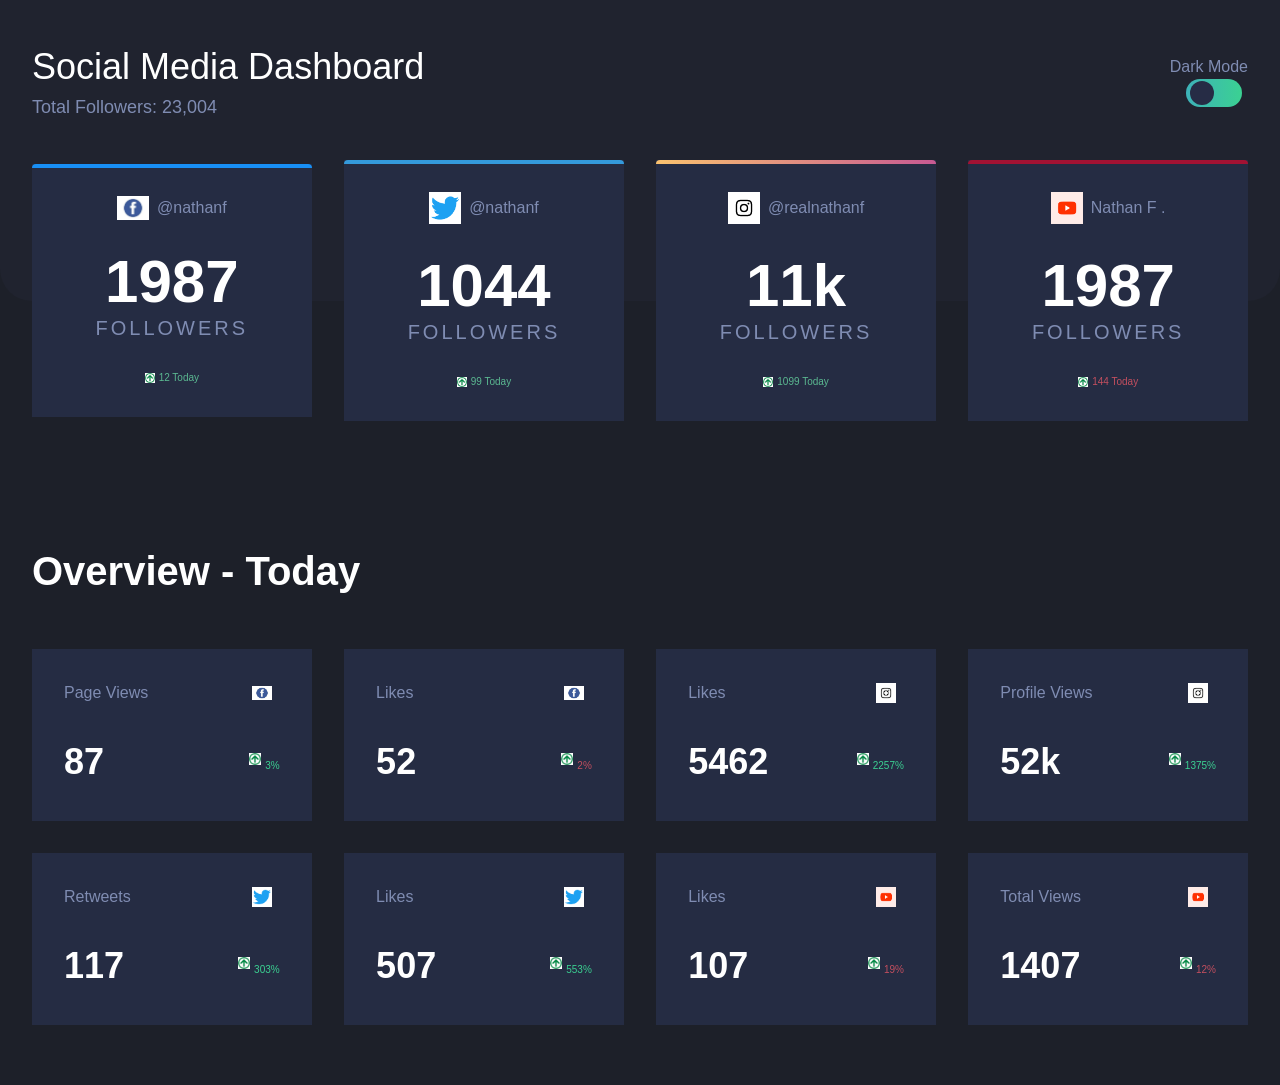
<file: block-BHaabv/index.html>
<!DOCTYPE html>
<html lang="en">
  <head>
    <meta charset="UTF-8" />
    <meta name="viewport" content="width=device-width, initial-scale=1.0" />
    <title>Assignment Level 2 | Background and Gradients</title>
    <link rel="stylesheet" href="assets/stylesheet/style.css" />
  </head>
  <body>
    <header class="header">
      <div class="container flex">
        <div>
          <h1>Social Media Dashboard</h1>
          <h4>Total Followers: 23,004</h4>
        </div>
        <div class="btn-container">
          <span>Dark Mode</span>
          <div class="btn flex">
            <div class="circle"></div>
          </div>
        </div>
      </div>
    </header>
    <main class="main">
      <section class="card-container">
        <div class="container flex">
          <div class="card card-fb">
            <div class="border-top"></div>
            <header class="flex center">
              <img src="assets/media/facebook.jpg" alt="facebook icon" />
              <p>@nathanf</p>
            </header>

            <div class="card-body">
              <h2>1987</h2>
              <p>Followers</p>
            </div>
            <footer class="card-footer flex center">
              <img src="assets/media/arrow-up.png" alt="arrow up icon" />
              <span>12 Today</span>
            </footer>
          </div>
          <div class="card card-twitter">
            <div class="border-top"></div>
            <header class="flex center">
              <img src="assets/media/twitter.png" alt="twitter icon" />
              <p>@nathanf</p>
            </header>

            <div class="card-body">
              <h2>1044</h2>
              <p>Followers</p>
            </div>
            <footer class="card-footer flex center">
              <img src="assets/media/arrow-up.png" alt="arrow up icon" />
              <span>99 Today</span>
            </footer>
          </div>
          <div class="card card-insta">
            <div class="border-top"></div>
            <header class="flex center">
              <img src="assets/media/instagram.png" alt="Instagram icon" />
              <p>@realnathanf</p>
            </header>

            <div class="card-body">
              <h2>11k</h2>
              <p>Followers</p>
            </div>
            <footer class="card-footer flex center">
              <img src="assets/media/arrow-up.png" alt="arrow up icon" />
              <span>1099 Today</span>
            </footer>
          </div>
          <div class="card card-youtube">
            <div class="border-top"></div>
            <header class="flex center">
              <img src="assets/media/youtube.png" alt="youtubeicon" />
              <p>Nathan F .</p>
            </header>

            <div class="card-body">
              <h2>1987</h2>
              <p>Followers</p>
            </div>
            <footer class="card-footer flex center">
              <img src="assets/media/arrow-up.png" alt="arrow up icon" />
              <span class="down">144 Today</span>
            </footer>
          </div>
        </div>
      </section>
      <section class="overview card-container">
        <div class="container">
          <h2>Overview - Today</h2>
          <div class="flex wrap">
            <div class="card overview-card">
              <header class="card-header flex">
                <h4>Page Views</h4>
                <img src="assets/media/facebook.jpg" alt="" />
              </header>
              <div class="flex">
                <h3>87</h3>
                <div>
                  <img
                    class="arrow-up"
                    src="assets/media/arrow-up.png"
                    alt=""
                  /><span>3%</span>
                </div>
              </div>
            </div>
            <div class="card overview-card">
              <header class="card-header flex">
                <h4>Likes</h4>
                <img src="assets/media/facebook.jpg" alt="" />
              </header>
              <div class="flex">
                <h3>52</h3>
                <div>
                  <img
                    class="arrow-up"
                    src="assets/media/arrow-up.png"
                    alt=""
                  /><span class="down">2%</span>
                </div>
              </div>
            </div>
            <div class="card overview-card">
              <header class="card-header flex">
                <h4>Likes</h4>
                <img src="assets/media/instagram.png" alt="" />
              </header>
              <div class="flex">
                <h3>5462</h3>
                <div>
                  <img
                    class="arrow-up"
                    src="assets/media/arrow-up.png"
                    alt=""
                  /><span>2257%</span>
                </div>
              </div>
            </div>
            <div class="card overview-card">
              <header class="card-header flex">
                <h4>Profile Views</h4>
                <img src="assets/media/instagram.png" alt="" />
              </header>
              <div class="flex">
                <h3>52k</h3>
                <div>
                  <img
                    class="arrow-up"
                    src="assets/media/arrow-up.png"
                    alt=""
                  /><span>1375%</span>
                </div>
              </div>
            </div>
            <div class="card overview-card">
              <header class="card-header flex">
                <h4>Retweets</h4>
                <img src="assets/media/twitter.png" alt="" />
              </header>
              <div class="flex">
                <h3>117</h3>
                <div>
                  <img
                    class="arrow-up"
                    src="assets/media/arrow-up.png"
                    alt=""
                  /><span>303%</span>
                </div>
              </div>
            </div>
            <div class="card overview-card">
              <header class="card-header flex">
                <h4>Likes</h4>
                <img src="assets/media/twitter.png" alt="" />
              </header>
              <div class="flex">
                <h3>507</h3>
                <div>
                  <img
                    class="arrow-up"
                    src="assets/media/arrow-up.png"
                    alt=""
                  /><span>553%</span>
                </div>
              </div>
            </div>
            <div class="card overview-card">
              <header class="card-header flex">
                <h4>Likes</h4>
                <img src="assets/media/youtube.png" alt="" />
              </header>
              <div class="flex">
                <h3>107</h3>
                <div>
                  <img
                    class="arrow-up"
                    src="assets/media/arrow-up.png"
                    alt=""
                  /><span class="down">19%</span>
                </div>
              </div>
            </div>
            <div class="card overview-card">
              <header class="card-header flex">
                <h4>Total Views</h4>
                <img src="assets/media/youtube.png" alt="" />
              </header>
              <div class="flex">
                <h3>1407</h3>
                <div>
                  <img
                    class="arrow-up"
                    src="assets/media/arrow-up.png"
                    alt=""
                  /><span class="down">12%</span>
                </div>
              </div>
            </div>
          </div>
        </div>
      </section>
    </main>
  </body>
</html>
</file>
<file: block-BHaabv/assets/stylesheet/style.css>
/* http://meyerweb.com/eric/tools/css/reset/ 
   v2.0 | 20110126
   License: none (public domain)
*/

html,
body,
div,
span,
applet,
object,
iframe,
h1,
h2,
h3,
h4,
h5,
h6,
p,
blockquote,
pre,
a,
abbr,
acronym,
address,
big,
cite,
code,
del,
dfn,
em,
img,
ins,
kbd,
q,
s,
samp,
small,
strike,
strong,
sub,
sup,
tt,
var,
b,
u,
i,
center,
dl,
dt,
dd,
ol,
ul,
li,
fieldset,
form,
label,
legend,
table,
caption,
tbody,
tfoot,
thead,
tr,
th,
td,
article,
aside,
canvas,
details,
embed,
figure,
figcaption,
footer,
header,
hgroup,
menu,
nav,
output,
ruby,
section,
summary,
time,
mark,
audio,
video {
  margin: 0;
  padding: 0;
  border: 0;
  font-size: 100%;
  font: inherit;
  vertical-align: baseline;
}
/* HTML5 display-role reset for older browsers */
article,
aside,
details,
figcaption,
figure,
footer,
header,
hgroup,
menu,
nav,
section {
  display: block;
}
body {
  line-height: 1;
}
ol,
ul {
  list-style: none;
}
blockquote,
q {
  quotes: none;
}
blockquote:before,
blockquote:after,
q:before,
q:after {
  content: "";
  content: none;
}
table {
  border-collapse: collapse;
  border-spacing: 0;
}

/* Custom Styles */

body {
  font-size: 16px;
  line-height: 1.5;
  font-family: "Roboto", sans-serif;
  background-color: #1d2029;
  color: #fff;
}

*,
*::before,
*::after {
  box-sizing: border-box;
}

.container {
  max-width: 1370px;
  margin: 0 auto;
  padding: 0 32px;
}

.flex {
  display: flex;
  justify-content: space-between;
  align-items: center;
}
.center {
  justify-content: center;
  align-items: center;
}

.wrap {
  flex-wrap: wrap;
}
/* Header */

.header {
  padding: 40px 0;
  background-color: #20232f;
  padding-bottom: 180px;
  position: absolute;
  width: 100%;
  top: 0;
  border-bottom-left-radius: 32px;
  border-bottom-right-radius: 32px;
}

.header h1 {
  font-size: 36px;
}

.header h4 {
  font-size: 18px;
  color: #7f8cb2;
}

.btn-container span {
  color: #7f8cb2;
}

.btn {
  width: 56px;
  height: 28px;
  border-radius: 20px;
  background: linear-gradient(to right, #3db2b9, #3bd192);
  margin-left: 16px;
  padding-left: 4px;
}

.circle {
  width: 24px;
  height: 24px;
  background-color: #262c45;
  border-radius: 50%;
}

.container img {
  width: 32px;
}

/* Cards */
.main {
  margin-top: 100px;
}
.card-container {
  padding: 60px 0;
}

.card {
  background-color: #252c43;
  padding: 32px;
  text-align: center;
  width: 23%;
  color: #7f8cb2;
  position: relative;
}

.container img {
  margin-right: 8px;
}

.card h2 {
  font-size: 60px;
  color: #fff;
  font-weight: 700;
  line-height: 1;
  border-radius: 6px;
}
.card-body {
  padding: 32px 0;
}
.card-body p {
  text-transform: uppercase;
  letter-spacing: 3px;
  font-size: 20px;
  font-weight: 300;
  line-height: 1;
  margin-top: 6px;
}

.card-footer img {
  margin-right: 4px;
  width: 10px;
}

.card-footer span {
  color: #5bb891;
  font-size: 10px;
}
.card-footer .down {
  color: #c34f5f;
}

.border-top {
  width: 100%;
  height: 4px;
  background-color: #188ff5;
  position: absolute;
  left: 0;
  right: 0;
  top: 0;
  border-top-left-radius: 6px;
  border-top-right-radius: 6px;
}

.card-twitter .border-top {
  background-color: #349adc;
}

.card-insta .border-top {
  background: linear-gradient(to right, #fac26f, #c75992);
}

.card-youtube .border-top {
  background-color: #a21233;
}

.flex .arrow-up {
  width: 12px;
  margin: 4px;
}

/* Overview */
.overview h2 {
  font-size: 40px;
  margin-bottom: 16px;
  font-weight: 700;
}
.overview-card {
  margin-top: 32px;
}
.overview-card .card-header {
  margin-bottom: 30px;
}

.overview-card img {
  width: 20px;
}

.overview-card h3 {
  font-size: 36px;
  color: #fff;
  font-weight: 700;
}

.overview-card span {
  font-size: 10px;
  color: #3bd192;
}

.overview-card .down {
  color: #c34f5f;
}
</file>
